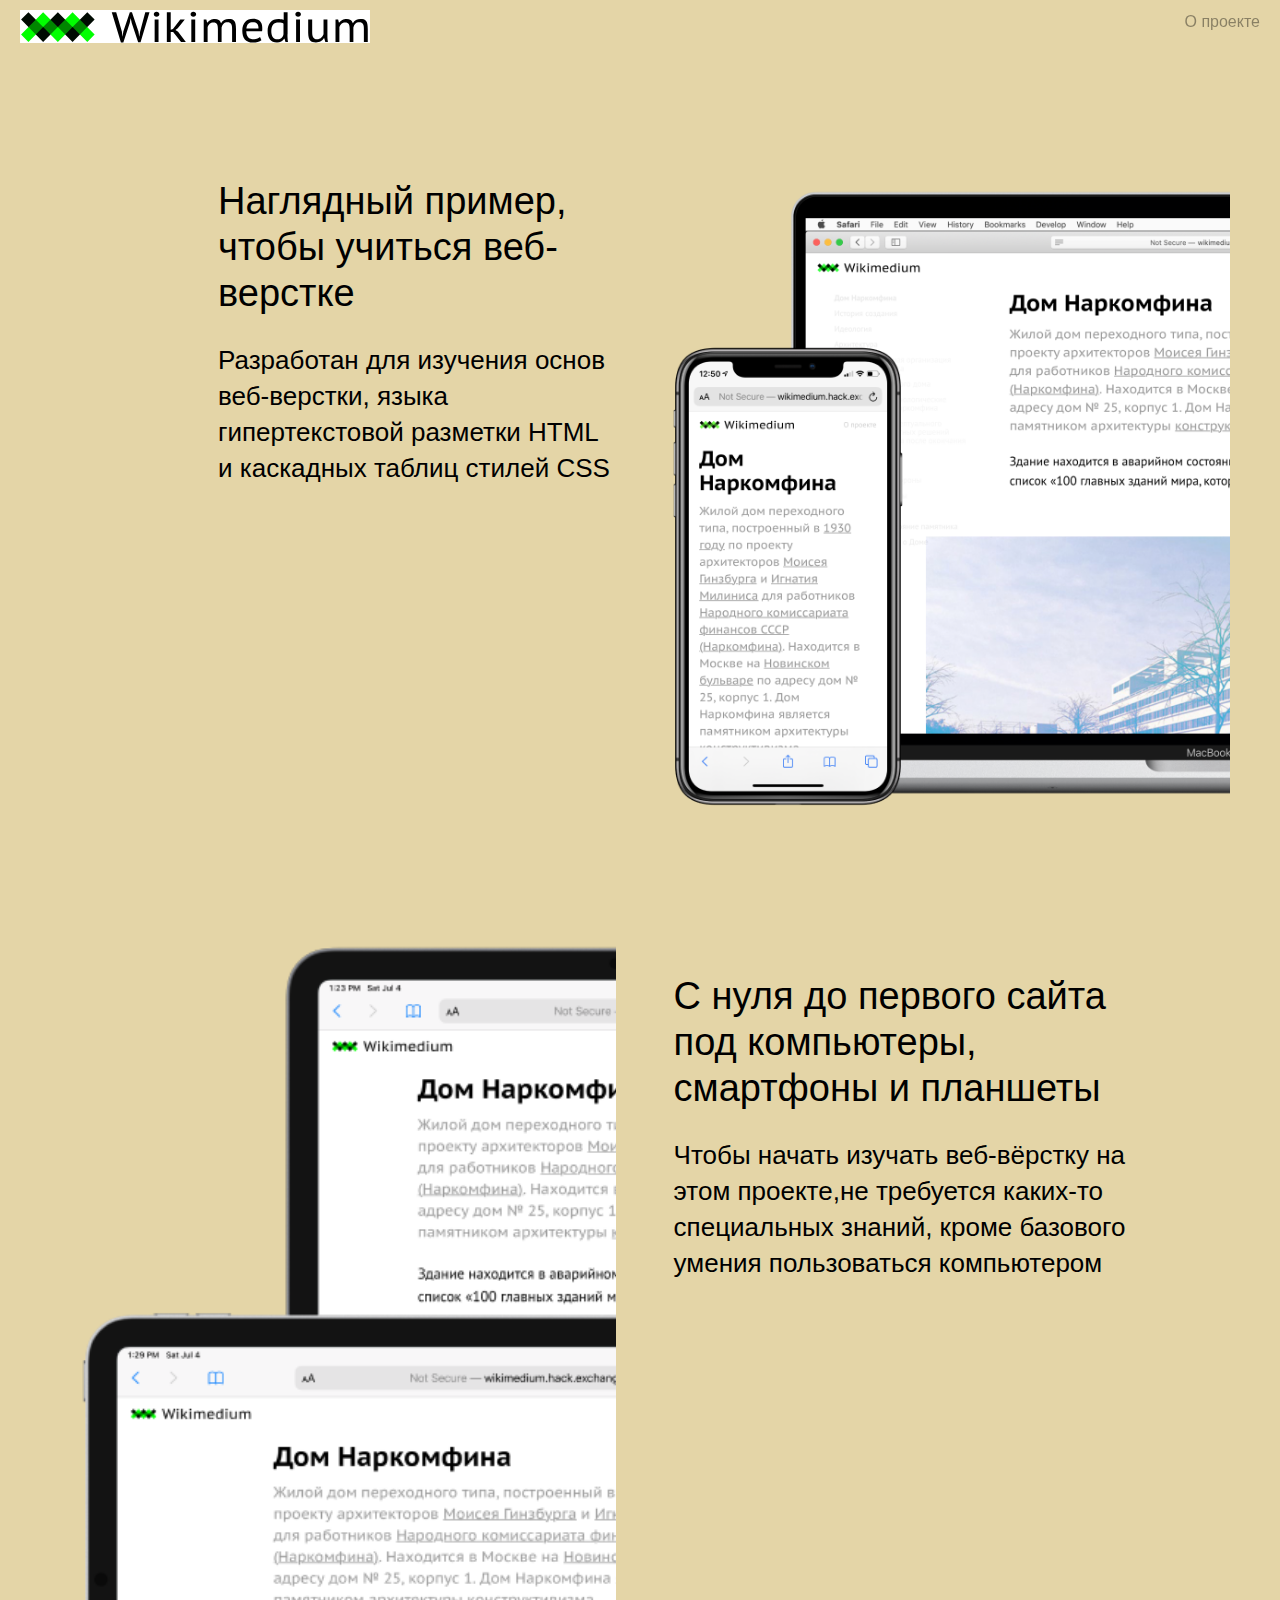
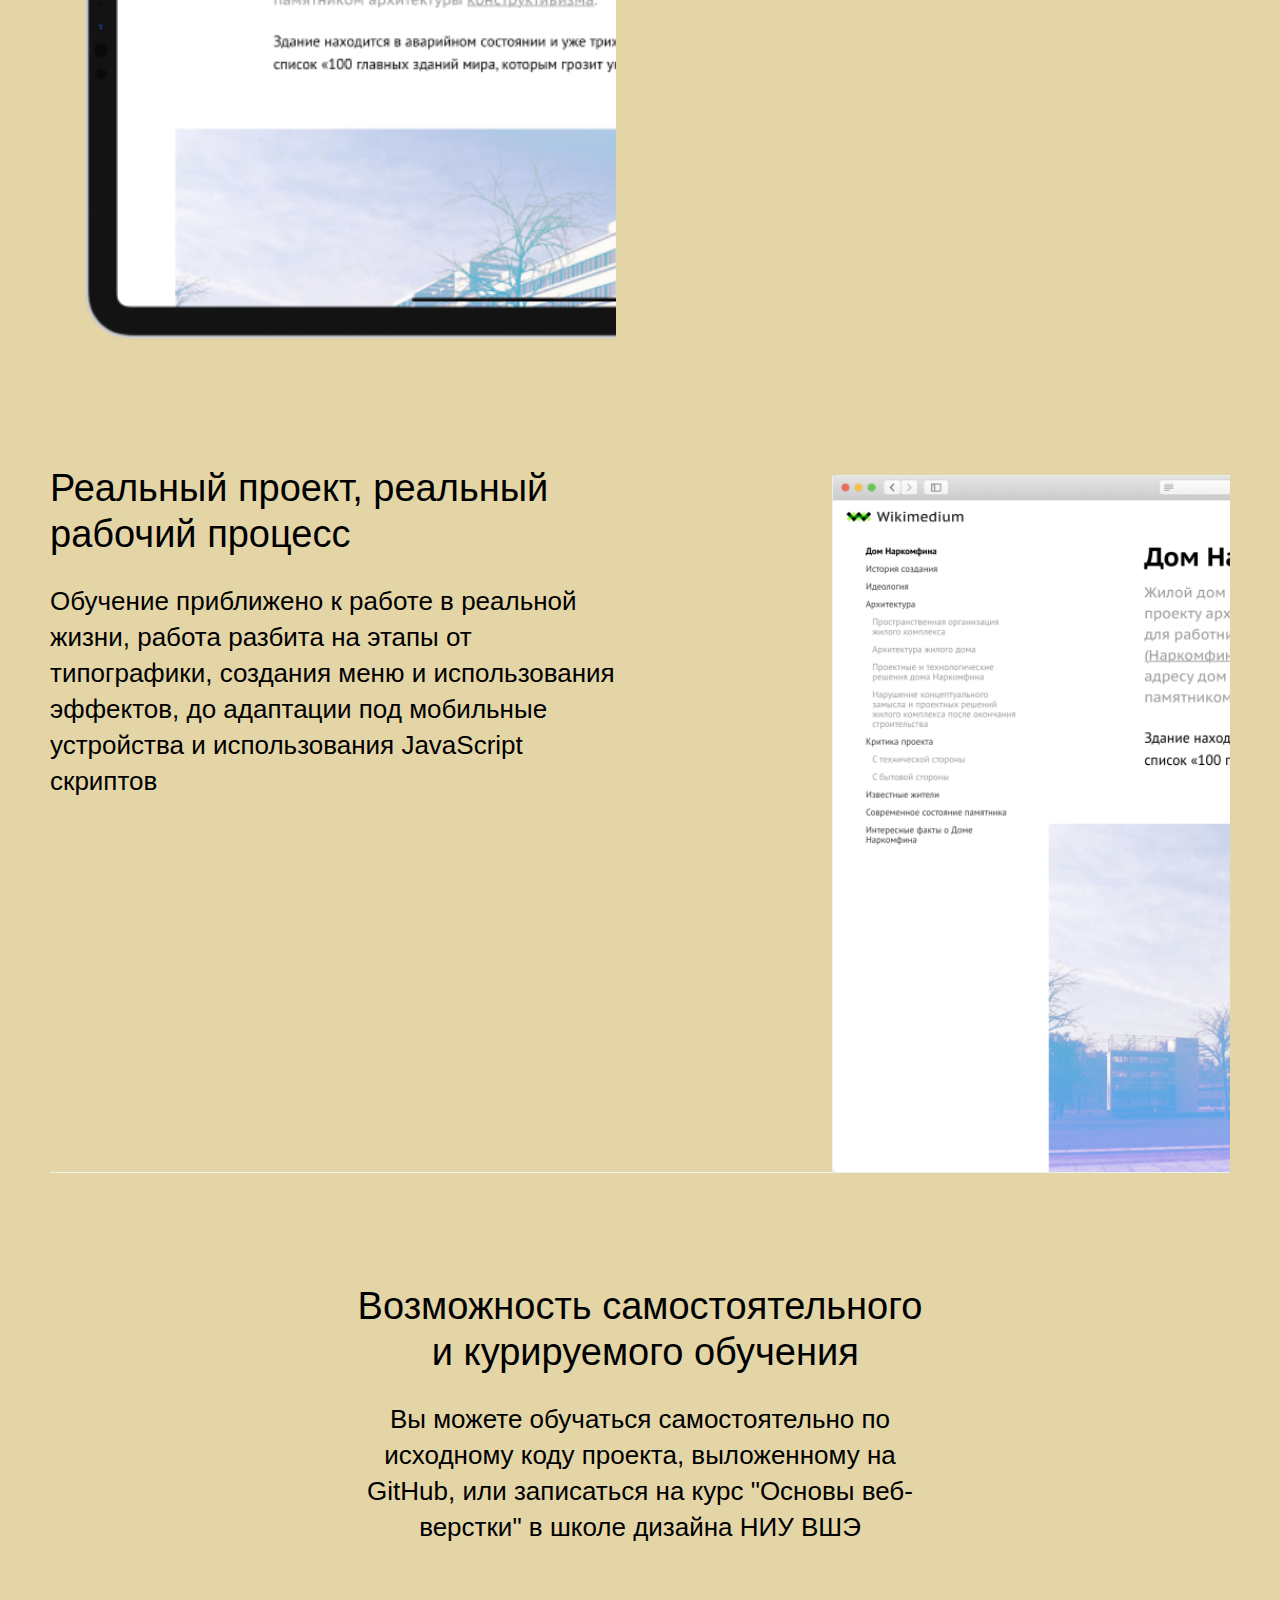
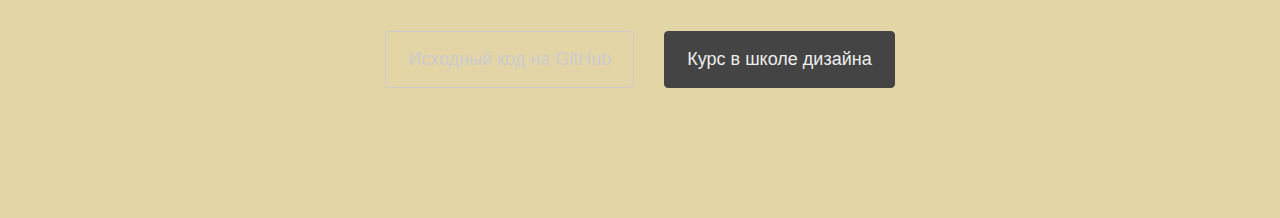
<file: about.html>
<!DOCTYPE html>
<html lang="ru">
  <head>
    <meta charset="UTF-8" />
    <meta name="viewport" content="width=device-width, initial-scale=1.0" />
    <title>О проекте</title>
    <link rel="stylesheet" href="stylesheets/style.css" />
    <link rel="icon" href="images/favicon.ico" type="image/x-icon" />
    <link rel="icon" href="images/favicon.png" type="image/png" />


     <meta property="og:title" content="Дом Наркомфина">
      <meta property="og:description" content="Проект для изучения веб-вёрстки, языка гипертекстовой
          разметки HTML и каскадных таблиц стилей CSS ">
       <meta property="og:type" content="website">
        <meta property="og:image" content="https://raw.githubusercontent.com/yanammatsss-maker/domnarkomfina/refs/heads/main/images/narkomfin.jpg">
         <meta property="og:url" content="https://yanammatsss-maker.github.io/domnarkomfina/">
  </head>
  <body class="about">
    <nav class="menubar">
      <a href="DN.html">
        <img src="images/logo.svg" alt="логотип проекта" />
      </a>

      <a href="about.html">О проекте</a>
    </nav>

    <section id="firstSection">
      <div>
        <h2>Наглядный пример, чтобы учиться веб-верстке</h2>
        <p>
          Разработан для изучения основ веб-верстки, языка гипертекстовой
          разметки HTML и&nbsp;каскадных таблиц стилей CSS
        </p>
      </div>
      <div>
        <img src="images/about1.png" alt="" />
      </div>
    </section>

    <section id="secondSection">
      <div>
        <img src="images/about2.png" alt="" srcset="" />
      </div>
      <div>
        <h2>С нуля до первого сайта под компьютеры, смартфоны и планшеты</h2>
        <p>
          Чтобы начать изучать веб-вёрстку на этом проекте,не&nbsp;требуется
          каких-то специальных знаний, кроме&nbsp;базового умения пользоваться
          компьютером
        </p>
      </div>
    </section>

    <section id="thirdSection">
      <div>
        <h2>Реальный проект, реальный рабочий процесс</h2>
        <p>
          Обучение приближено к работе в реальной жизни, работа разбита на этапы
          от типографики, создания меню и&nbsp;использования эффектов, до
          адаптации под мобильные устройства и использования JavaScript скриптов
        </p>
      </div>

      <div>
        <img src="images/about3.png" alt="" />
      </div>
    </section>
    <section id="fourthSection">
      <h2>Возможность самостоятельного &nbsp;и&nbsp;курируемого обучения</h2>
      <p>
        Вы можете обучаться самостоятельно по исходному коду проекта,
        выложенному на GitHub, или записаться на курс "Основы веб-верстки" в
        школе дизайна НИУ ВШЭ
      </p>
      <div>
        <a href="https://github.com/yanammatsss-maker/domnarkomfina"
          >Исходный код на GitHub</a
        >
        <a href="https://design.hse.ru/ba">Курс в школе дизайна</a>
      </div>
    </section>
  </body>
</html>
</file>
<file: stylesheets/style.css>
@import 'reset.css';
@import 'layout.css';

body {
    background-color: rgb(228, 213, 167);
    line-height: 1.5;
    margin: 20px 0;
    padding: 0 50px;
}

.headOne {
    font-family: sans-serif;
    font-size: 21px;
    font-weight: bold;
    line-height: 24px;
    padding-top: 80px;
    padding-bottom: 28px;
}

.headTwo {
    font-family: sans-serif;
    font-size: 17px;
    font-weight: bold;
    line-height: 19px;
    padding-top: 64px;
    padding-left: 90px;
    padding-bottom: 28px
}

.headThree {
    font-family: sans-serif;
    font-size: 17px;
    font-weight: bold;
    line-height: 19px;
    padding-top: 64px;
    padding-left: 90px;
    padding-bottom: 28px
}

.firstText {
    font-family: sans-serif;
        font-size: 11px;
        font-weight: bold;
        line-height: 23px;
        padding-top: 28px;
        padding-left: 90px;
        padding-bottom: 52px
}

.mainText{
        font-family: sans-serif;
            font-size: 11px;
            line-height: 23px;
            padding-top: 52px;
            padding-left: 90px;
            padding-bottom: 56px
}
.fatText{
    font-family: sans-serif;
        font-size: 11px;
        font-weight: bold;
        line-height: 23px;
        padding-top: 56px;
        padding-left: 90px;
        padding-bottom: 28px
}

.listStyle{
    list-style: outside;
    font-family: sans-serif;
        font-size: 11px;
        line-height: 23px;
        padding-top: 56px;
        padding-left: 106px;
        padding-bottom: 28px
}
.headerStyle{
    padding-left: 90px;
}

.quoteStyle {
    background-color: #c4b87e;
    border-left: 3px solid #958450;
    margin-left: 90px;
    padding: 15px 30px;
    padding-left: 17px;
    font-family: sans-serif;
}
</file>
